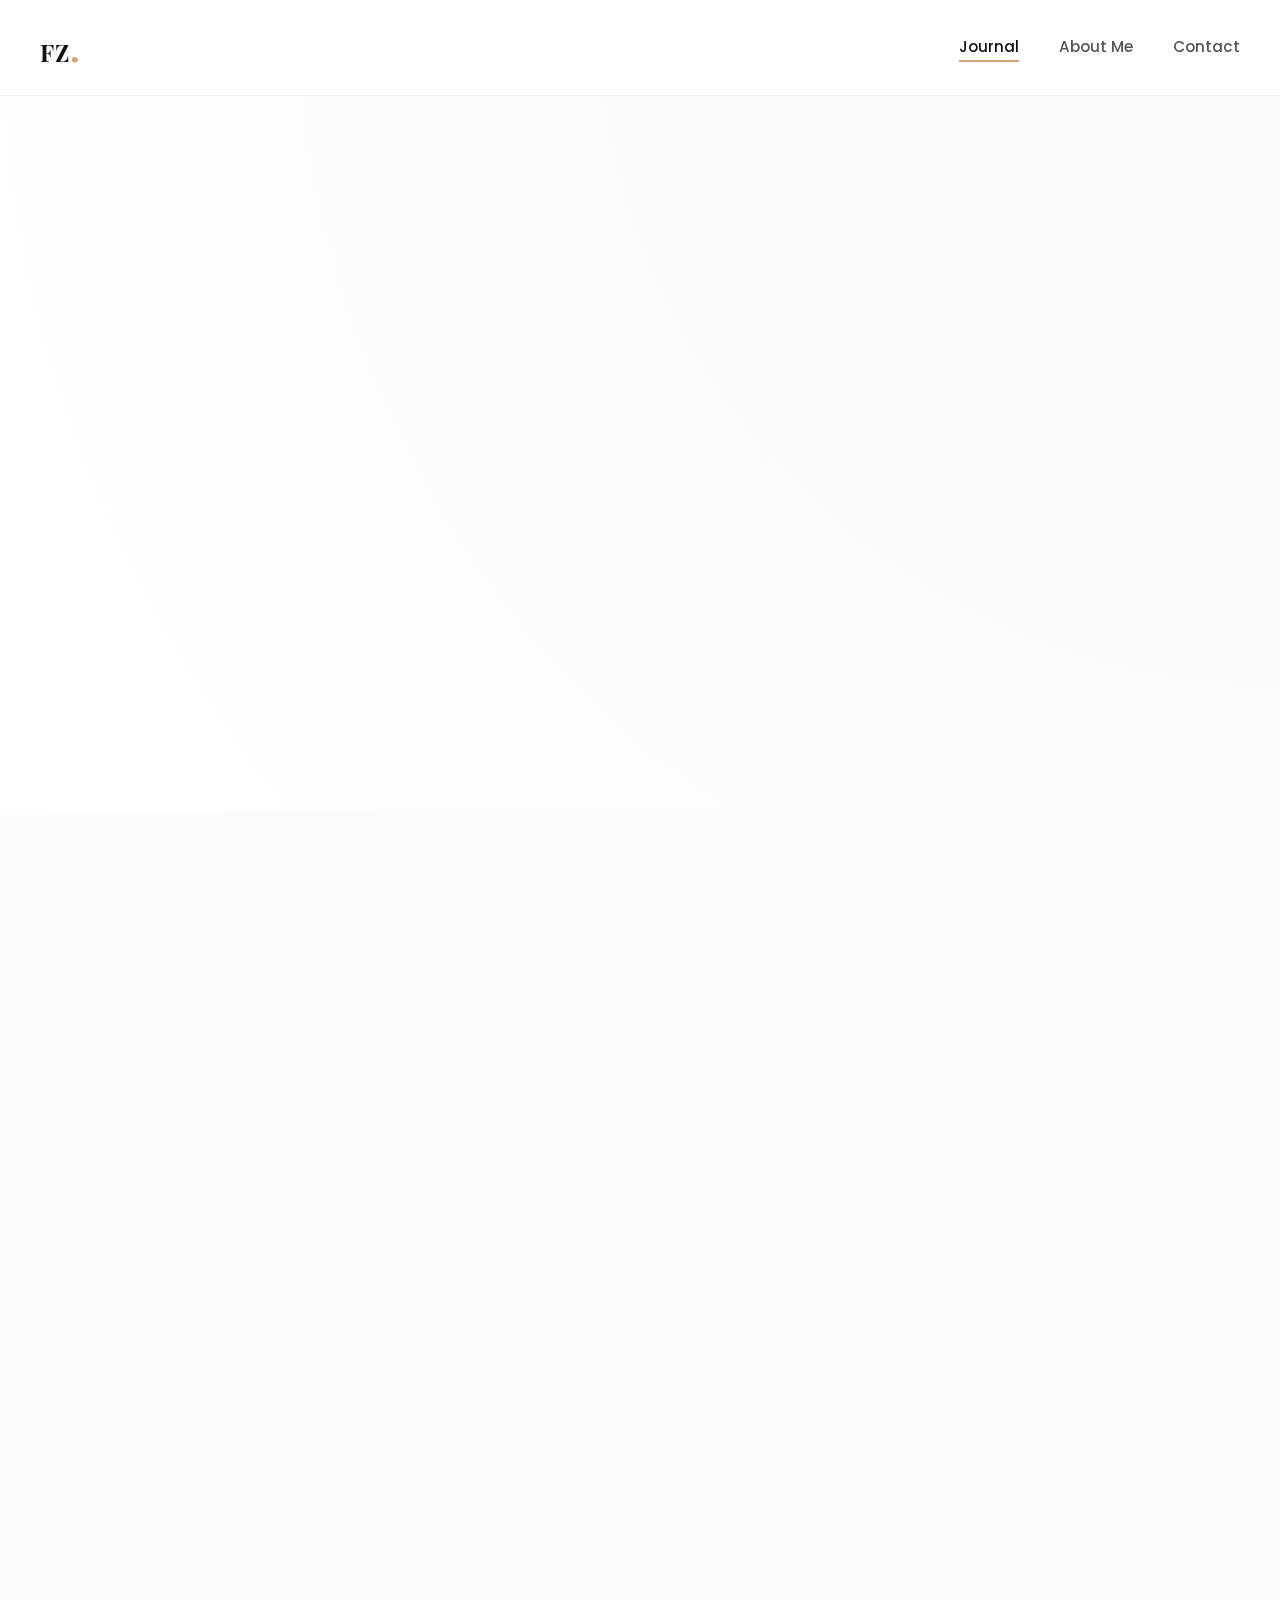
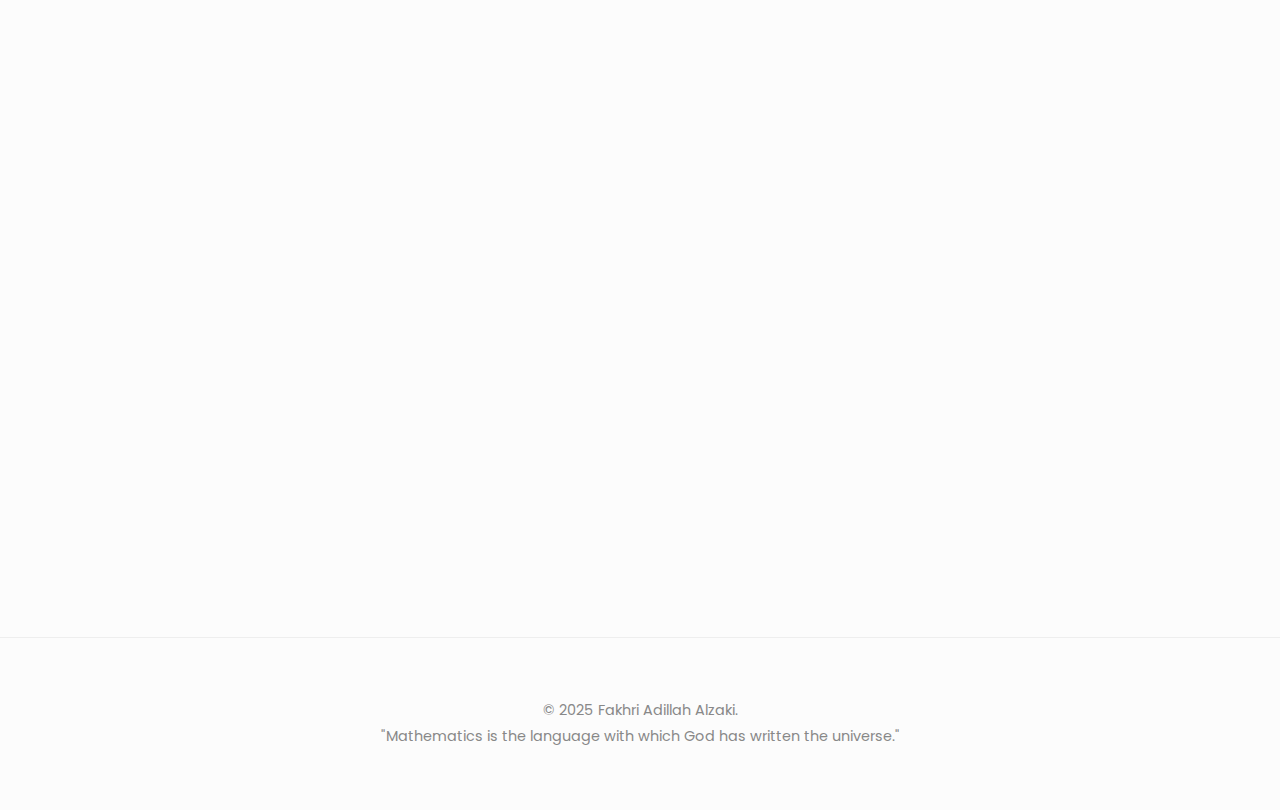
<file: index.html>
<!DOCTYPE html>
<html lang="id">
<head>
    <meta charset="UTF-8">
    <meta name="viewport" content="width=device-width, initial-scale=1.0">
    <title>Fakhri Adillah | Life Journal</title>
    <link rel="stylesheet" href="style.css">
    <link href="https://fonts.googleapis.com/css2?family=Playfair+Display:wght@700&family=Poppins:wght@300;400;600&display=swap" rel="stylesheet">
</head>
<body>

    <header class="main-header glass-effect">
        <div class="header-content">
            <a href="index.html" class="logo">FZ<span>.</span></a>
            <nav class="main-nav">
                <ul>
                    <li><a href="index.html" class="active">Journal</a></li>
                    <li><a href="about.html">About Me</a></li>
                    <li><a href="contact.html">Contact</a></li>
                </ul>
            </nav>
            <button class="menu-toggle" aria-label="Toggle Menu">
                <span></span>
                <span></span>
                <span></span>
            </button>
        </div>
    </header>

    <section class="hero scroll-animate">
        <div class="hero-text">
            <p class="subtitle">Selamat Datang di Dunia Saya</p>
            <h1>Hi, I'm <span class="highlight">Fakhri Adillah</span></h1>
            <p class="description">Siswa MAN 2 Palembang | Math Enthusiast | Dreamer</p>
            <div class="scroll-indicator">
                <span>Scroll untuk melihat kenangan</span>
                <div class="arrow">↓</div>
            </div>
        </div>
    </section>

    <main id="work" class="gallery-section">
        <div class="section-header scroll-animate">
            <h2>Kepingan Memori</h2>
            <p>Klik tombol untuk membuka cerita di balik foto.</p>
        </div>

        <div class="memory-grid">
            <div class="memory-card scroll-animate">
                <div class="memory-inner">
                    <img src="foto1.jpg" alt="Momen Sekolah">
                    <div class="memory-cover">
                        <h3>Chapter 01</h3>
                        <p>Awal Perjalanan</p>
                        <button class="reveal-btn">Buka Kenangan</button>
                    </div>
                </div>
            </div>

            <div class="memory-card scroll-animate">
                <div class="memory-inner">
                    <img src="foto2.jpg" alt="Kegiatan Ekskul">
                    <div class="memory-cover">
                        <h3>Chapter 02</h3>
                        <p>Semangat Baru</p>
                        <button class="reveal-btn">Buka Kenangan</button>
                    </div>
                </div>
            </div>

            <div class="memory-card scroll-animate">
                <div class="memory-inner">
                    <img src="foto3.jpg" alt="Bersama Teman">
                    <div class="memory-cover">
                        <h3>Chapter 03</h3>
                        <p>Study</p>
                        <button class="reveal-btn">Buka Kenangan</button>
                    </div>
                </div>
            </div>

            <div class="memory-card scroll-animate">
                <div class="memory-inner">
                    <img src="foto4.jpg" alt="Kompetisi">
                    <div class="memory-cover">
                        <h3>Chapter 04</h3>
                        <p>pencapaian</p>
                        <button class="reveal-btn">Buka Kenangan</button>
                    </div>
                </div>
            </div>

            <div class="memory-card scroll-animate">
                <div class="memory-inner">
                    <img src="foto5.jpg" alt="Prestasi">
                    <div class="memory-cover">
                        <h3>Chapter 05</h3>
                        <p>kebersamaan</p>
                        <button class="reveal-btn">Buka Kenangan</button>
                    </div>
                </div>
            </div>

            <div class="memory-card scroll-animate">
                <div class="memory-inner">
                    <img src="foto6.jpg" alt="Santai">
                    <div class="memory-cover">
                        <h3>Chapter 06</h3>
                        <p>Omi</p>
                        <button class="reveal-btn">Buka Kenangan</button>
                    </div>
                </div>
            </div>
        </div>
    </main>

    <footer class="main-footer">
        <div class="footer-content">
            <p>&copy; 2025 Fakhri Adillah Alzaki.</p>
            <p class="quote">"Mathematics is the language with which God has written the universe."</p>
        </div>
    </footer>

    <script src="script.js"></script>
</body>
</html>
</file>
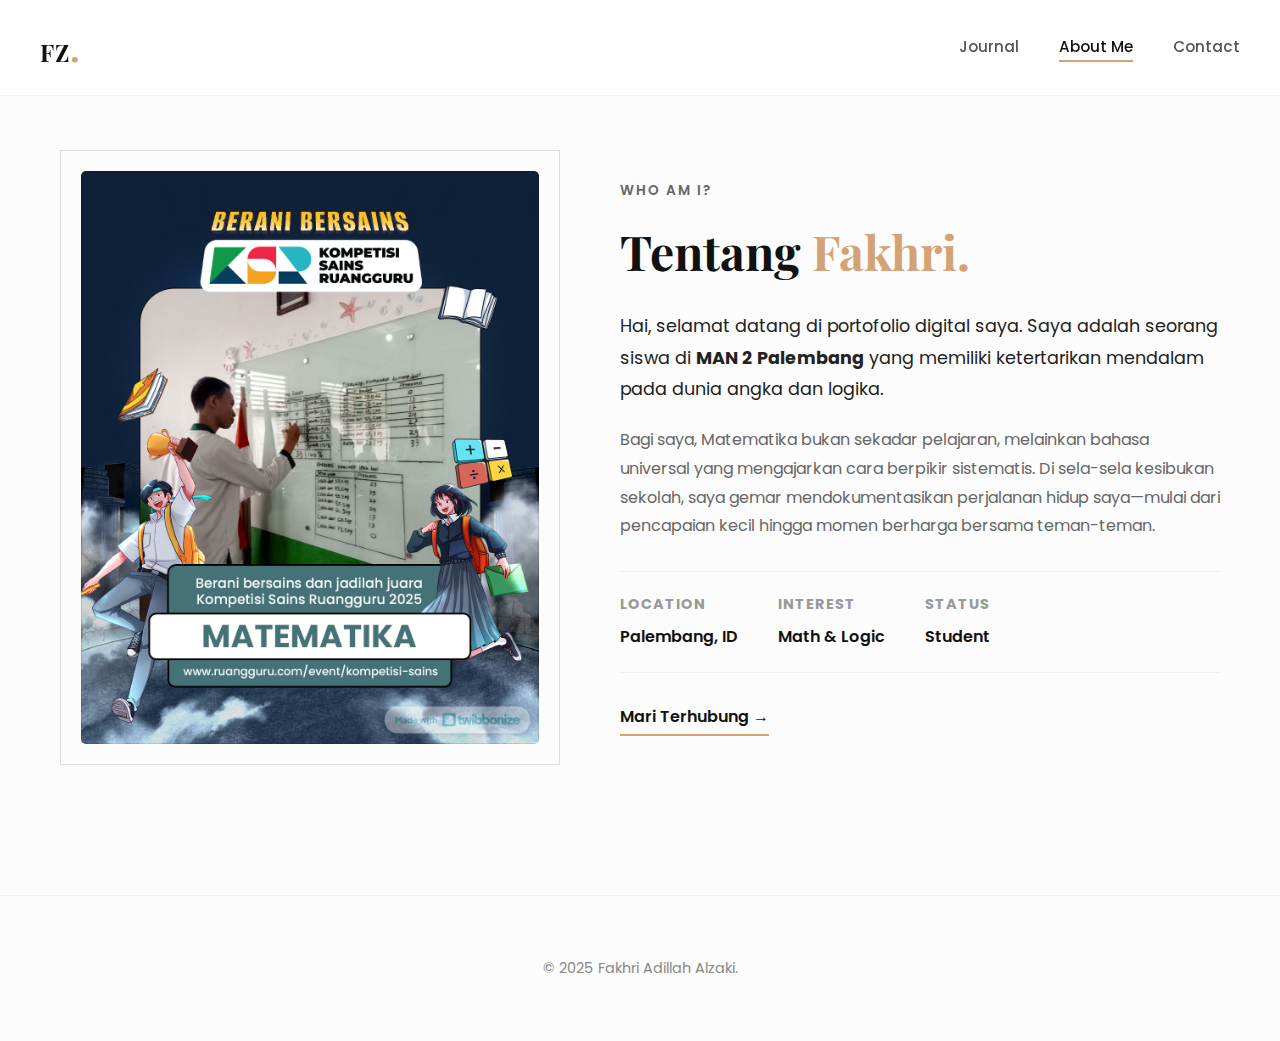
<file: about.html>
<!DOCTYPE html>
<html lang="id">
<head>
    <meta charset="UTF-8">
    <meta name="viewport" content="width=device-width, initial-scale=1.0">
    <title>About Me | Fakhri Adillah</title>
    <link rel="stylesheet" href="style.css">
    <link href="https://fonts.googleapis.com/css2?family=Playfair+Display:wght@700&family=Poppins:wght@300;400;600&display=swap" rel="stylesheet">
</head>
<body>

    <header class="main-header glass-effect">
        <div class="header-content">
            <a href="index.html" class="logo">FZ<span>.</span></a>
            <nav class="main-nav">
                <ul>
                    <li><a href="index.html">Journal</a></li>
                    <li><a href="about.html" class="active">About Me</a></li>
                    <li><a href="contact.html">Contact</a></li>
                </ul>
            </nav>
            <button class="menu-toggle" aria-label="Toggle Menu">
                <span></span>
                <span></span>
                <span></span>
            </button>
        </div>
    </header>

    <main class="about-section">
        <div class="container">
            <div class="about-wrapper">
                
                <div class="about-image scroll-animate">
                    <div class="image-frame">
                        <img src="foto7.jpg" alt="Fakhri Adillah Alzaki">
                    </div>
                </div>

                <div class="about-text scroll-animate">
                    <p class="section-subtitle">Who Am I?</p>
                    <h1>Tentang <span class="highlight">Fakhri.</span></h1>
                    
                    <p class="intro">
                        Hai, selamat datang di portofolio digital saya. Saya adalah seorang siswa di <strong>MAN 2 Palembang</strong> yang memiliki ketertarikan mendalam pada dunia angka dan logika.
                    </p>
                    
                    <p>
                        Bagi saya, Matematika bukan sekadar pelajaran, melainkan bahasa universal yang mengajarkan cara berpikir sistematis. Di sela-sela kesibukan sekolah, saya gemar mendokumentasikan perjalanan hidup saya—mulai dari pencapaian kecil hingga momen berharga bersama teman-teman.
                    </p>

                    <div class="stats-grid">
                        <div class="stat-item">
                            <h3>Location</h3>
                            <p>Palembang, ID</p>
                        </div>
                        <div class="stat-item">
                            <h3>Interest</h3>
                            <p>Math & Logic</p>
                        </div>
                        <div class="stat-item">
                            <h3>Status</h3>
                            <p>Student</p>
                        </div>
                    </div>

                    <a href="contact.html" class="btn-link">Mari Terhubung →</a>
                </div>

            </div>
        </div>
    </main>

    <footer class="main-footer">
        <div class="footer-content">
            <p>&copy; 2025 Fakhri Adillah Alzaki.</p>
        </div>
    </footer>

    <script src="script.js"></script>
</body>
</html>
</file>
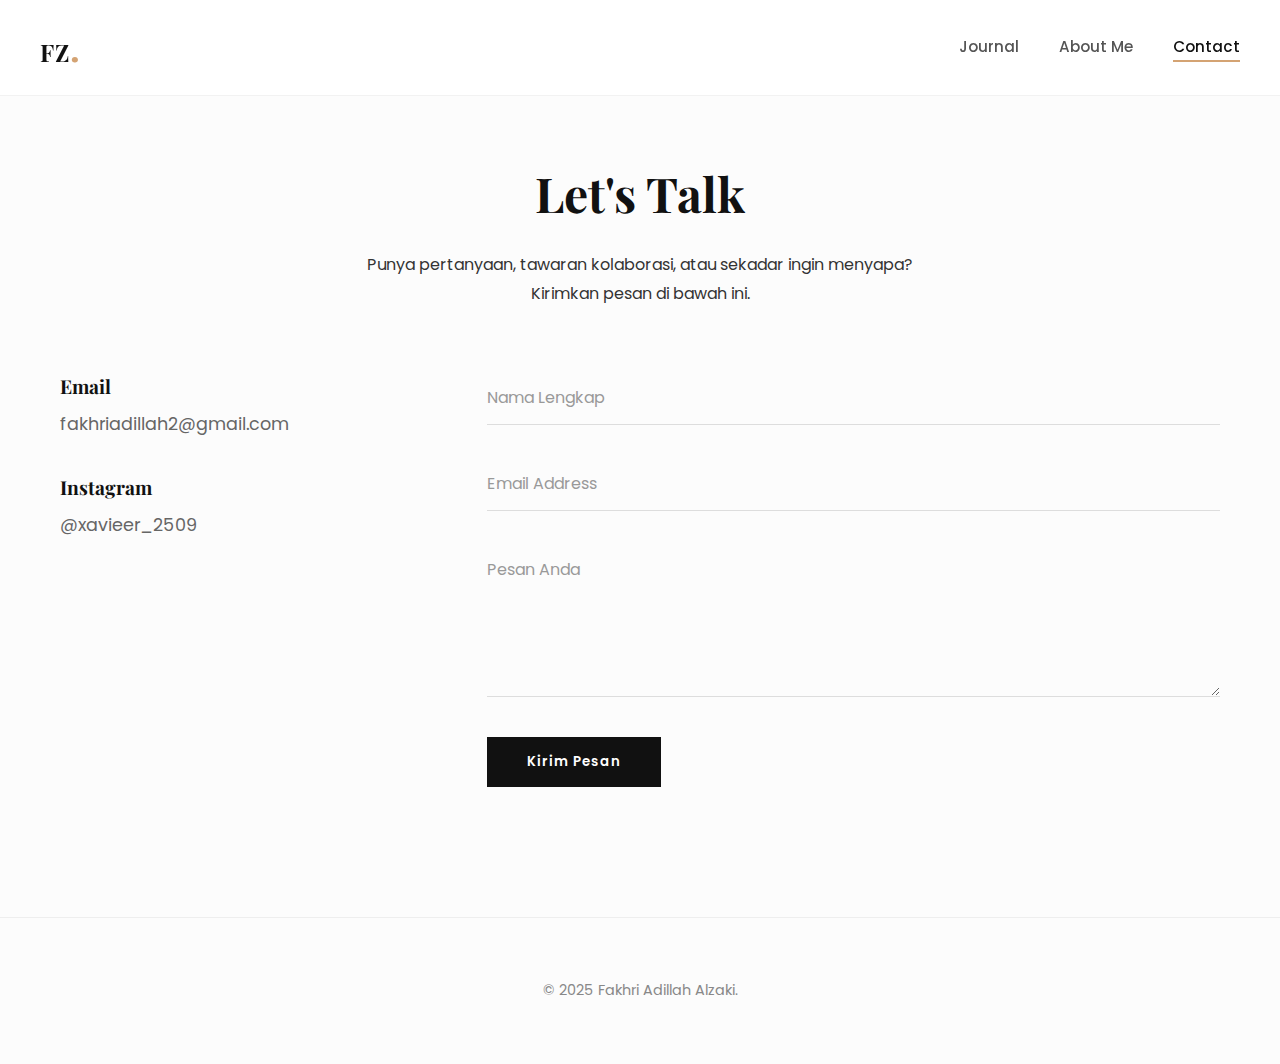
<file: contact.html>
<!DOCTYPE html>
<html lang="id">
<head>
    <meta charset="UTF-8">
    <meta name="viewport" content="width=device-width, initial-scale=1.0">
    <title>Contact | Fakhri Adillah</title>
    <link rel="stylesheet" href="style.css">
    <link href="https://fonts.googleapis.com/css2?family=Playfair+Display:wght@700&family=Poppins:wght@300;400;600&display=swap" rel="stylesheet">
</head>
<body>

    <header class="main-header glass-effect">
        <div class="header-content">
            <a href="index.html" class="logo">FZ<span>.</span></a>
            <nav class="main-nav">
                <ul>
                    <li><a href="index.html">Journal</a></li>
                    <li><a href="about.html">About Me</a></li>
                    <li><a href="contact.html" class="active">Contact</a></li>
                </ul>
            </nav>
            <button class="menu-toggle" aria-label="Toggle Menu">
                <span></span>
                <span></span>
                <span></span>
            </button>
        </div>
    </header>

    <main class="contact-section">
        <div class="container">
            
            <div class="contact-header scroll-animate">
                <h1>Let's Talk</h1>
                <p>Punya pertanyaan, tawaran kolaborasi, atau sekadar ingin menyapa? Kirimkan pesan di bawah ini.</p>
            </div>

            <div class="contact-wrapper scroll-animate">
                
                <div class="contact-info">
                    <div class="info-box">
                        <h3>Email</h3>
                        <a href="mailto:fakhriadillah2@gmail.com" class="contact-link">fakhriadillah2@gmail.com</a>
                    </div>
                    <div class="info-box">
                        <h3>Instagram</h3>
                        <a href="https://instagram.com/xavieer_2509" target="_blank" class="contact-link">@xavieer_2509</a>
                    </div>
                </div>

                <div class="contact-form-container">
                    <form action="https://formspree.io/f/mblynbpb" method="POST" class="modern-form">
                        
                        <div class="form-group">
                            <input type="text" name="name" id="name" required placeholder=" ">
                            <label for="name">Nama Lengkap</label>
                        </div>

                        <div class="form-group">
                            <input type="email" name="email" id="email" required placeholder=" ">
                            <label for="email">Email Address</label>
                        </div>

                        <div class="form-group">
                            <textarea name="message" id="message" rows="5" required placeholder=" "></textarea>
                            <label for="message">Pesan Anda</label>
                        </div>

                        <button type="submit" class="submit-btn">Kirim Pesan</button>
                    </form>
                </div>

            </div>
        </div>
    </main>

    <footer class="main-footer">
        <div class="footer-content">
            <p>&copy; 2025 Fakhri Adillah Alzaki.</p>
        </div>
    </footer>

    <script src="script.js"></script>
</body>
</html>
</file>
<file: style.css>
/* --- RESET & VARIABLES --- */
:root {
    --primary-color: #1a1a1a;
    --accent-color: #d4a373; /* Emas Kalem */
    --bg-color: #ffffff;
    --text-color: #4a4a4a;
    --glass-bg: rgba(255, 255, 255, 0.9);
    --card-shadow: 0 15px 35px rgba(0,0,0,0.08);
    --transition-speed: 0.5s;
}

* { margin: 0; padding: 0; box-sizing: border-box; }

body {
    font-family: 'Poppins', sans-serif;
    background-color: var(--bg-color);
    color: var(--text-color);
    line-height: 1.8;
    overflow-x: hidden;
}

h1, h2, h3, .logo { font-family: 'Playfair Display', serif; color: var(--primary-color); }
img { max-width: 100%; display: block; }

/* --- CONTAINER UTILITY --- */
.container {
    max-width: 1200px;
    margin: 0 auto;
    padding: 0 20px;
}

/* --- HEADER --- */
.main-header {
    padding: 15px 40px;
    position: fixed;
    top: 0;
    width: 100%;
    z-index: 1000;
    transition: all 0.3s ease;
}

.glass-effect {
    background: var(--glass-bg);
    backdrop-filter: blur(12px);
    -webkit-backdrop-filter: blur(12px);
    border-bottom: 1px solid rgba(0,0,0,0.05);
}

.header-content {
    display: flex;
    justify-content: space-between;
    align-items: center;
    max-width: 1400px;
    margin: 0 auto;
}

.logo {
    font-size: 1.5em;
    font-weight: bold;
    text-decoration: none;
    letter-spacing: 1px;
}
.logo span { color: var(--accent-color); font-size: 1.5em; }

.main-nav ul { display: flex; list-style: none; }
.main-nav li { margin-left: 40px; }

.main-nav a {
    text-decoration: none;
    color: #666;
    font-size: 0.95em;
    font-weight: 500;
    position: relative;
    transition: color 0.3s;
}

.main-nav a:hover, .main-nav a.active { color: var(--primary-color); }
.main-nav a::after {
    content: ''; position: absolute; width: 0; height: 2px;
    bottom: -5px; left: 0; background-color: var(--accent-color);
    transition: width 0.3s ease;
}
.main-nav a:hover::after, .main-nav a.active::after { width: 100%; }

/* --- HERO SECTION (INDEX) --- */
.hero {
    height: 90vh;
    display: flex;
    justify-content: center;
    align-items: center;
    text-align: center;
    padding: 0 20px;
    background: radial-gradient(circle at 50% 50%, #fafafa, #fff);
}
.hero h1 { font-size: 4em; margin: 10px 0; opacity: 0; animation: fadeUp 1s ease forwards 0.5s; }
.hero .subtitle { letter-spacing: 3px; text-transform: uppercase; font-size: 0.9em; color: #999; opacity: 0; animation: fadeUp 1s ease forwards 0.2s; }
.hero .description { font-size: 1.1em; color: #666; margin-top: 20px; opacity: 0; animation: fadeUp 1s ease forwards 0.8s; }
.highlight { color: var(--accent-color); }

.scroll-indicator {
    position: absolute; bottom: 40px; left: 50%; transform: translateX(-50%);
    font-size: 0.8em; color: #aaa; opacity: 0; animation: fadeIn 1s ease forwards 1.5s;
}
.scroll-indicator .arrow { font-size: 1.5em; margin-top: 5px; animation: bounce 2s infinite; }

/* --- GALLERY SECTION (INDEX) --- */
.gallery-section { max-width: 1400px; margin: 0 auto; padding: 100px 20px; }
.section-header { text-align: center; margin-bottom: 60px; }
.section-header h2 { font-size: 2.5em; }

.memory-grid {
    display: grid;
    grid-template-columns: repeat(auto-fit, minmax(350px, 1fr));
    gap: 40px;
}

.memory-card {
    position: relative; border-radius: 15px; overflow: hidden;
    box-shadow: var(--card-shadow); aspect-ratio: 4/5; background: #fff;
}
.memory-inner { width: 100%; height: 100%; position: relative; }
.memory-inner img {
    width: 100%; height: 100%; object-fit: cover;
    transition: transform 1.2s cubic-bezier(0.2, 1, 0.2, 1);
    transform: scale(1.1);
}
.memory-cover {
    position: absolute; top: 0; left: 0; width: 100%; height: 100%;
    background: rgba(255, 255, 255, 0.96);
    display: flex; flex-direction: column; justify-content: center; align-items: center;
    text-align: center; padding: 20px; z-index: 2;
    transition: transform 0.8s cubic-bezier(0.65, 0, 0.35, 1);
}
.reveal-btn {
    padding: 12px 30px; border: 1px solid var(--primary-color); background: transparent;
    color: var(--primary-color); cursor: pointer; font-family: 'Poppins', sans-serif;
    letter-spacing: 1px; transition: 0.3s; margin-top: 20px;
}
.reveal-btn:hover { background: var(--primary-color); color: #fff; }
.memory-card.revealed .memory-cover { transform: translateY(-100%) skewY(5deg); pointer-events: none; }
.memory-card.revealed img { transform: scale(1); }

/* --- ABOUT PAGE STYLES --- */
.about-section { padding-top: 150px; padding-bottom: 80px; }
.about-wrapper {
    display: flex; align-items: center; gap: 60px;
}
.about-image { flex: 1; }
.image-frame {
    position: relative; padding: 20px; border: 1px solid #ddd;
}
.image-frame img { width: 100%; border-radius: 5px; }
.about-text { flex: 1.2; }
.section-subtitle { color: var(--accent-color); font-weight: 600; letter-spacing: 2px; text-transform: uppercase; font-size: 0.85em; margin-bottom: 10px; }
.about-text h1 { font-size: 3em; margin-bottom: 30px; line-height: 1.2; }
.about-text .intro { font-size: 1.1em; color: #222; margin-bottom: 20px; }
.about-text p { color: #666; margin-bottom: 20px; }

.stats-grid {
    display: flex; gap: 40px; margin: 30px 0; border-top: 1px solid #eee; border-bottom: 1px solid #eee; padding: 20px 0;
}
.stat-item h3 { font-size: 0.9em; color: #999; text-transform: uppercase; letter-spacing: 1px; margin-bottom: 5px; font-family: 'Poppins', sans-serif; }
.stat-item p { font-weight: 600; color: var(--primary-color); margin: 0; }

.btn-link {
    display: inline-block; color: var(--primary-color); text-decoration: none;
    font-weight: 600; border-bottom: 2px solid var(--accent-color); padding-bottom: 2px;
    transition: 0.3s;
}
.btn-link:hover { color: var(--accent-color); }

/* --- CONTACT PAGE STYLES --- */
.contact-section { padding-top: 150px; padding-bottom: 80px; }
.contact-header { text-align: center; margin-bottom: 60px; max-width: 600px; margin-left: auto; margin-right: auto; }
.contact-header h1 { font-size: 3em; margin-bottom: 15px; }

.contact-wrapper {
    display: grid; grid-template-columns: 1fr 2fr; gap: 60px;
}
.info-box { margin-bottom: 30px; }
.info-box h3 { font-size: 1.2em; margin-bottom: 5px; }
.contact-link { text-decoration: none; color: #666; font-size: 1.1em; transition: 0.3s; }
.contact-link:hover { color: var(--accent-color); }

/* Form Styling Modern */
.modern-form { display: flex; flex-direction: column; gap: 30px; }
.form-group { position: relative; }
.form-group input, .form-group textarea {
    width: 100%; padding: 15px 0; border: none; border-bottom: 1px solid #ddd;
    font-family: 'Poppins', sans-serif; font-size: 1em; outline: none; background: transparent;
    transition: border-color 0.3s;
}
.form-group label {
    position: absolute; top: 15px; left: 0; color: #999; pointer-events: none;
    transition: 0.3s ease all;
}
.form-group input:focus, .form-group textarea:focus { border-bottom-color: var(--primary-color); }
.form-group input:focus ~ label, .form-group input:not(:placeholder-shown) ~ label,
.form-group textarea:focus ~ label, .form-group textarea:not(:placeholder-shown) ~ label {
    top: -10px; font-size: 0.8em; color: var(--accent-color);
}

.submit-btn {
    padding: 15px 40px; background: var(--primary-color); color: #fff; border: none;
    font-family: 'Poppins', sans-serif; font-weight: 600; cursor: pointer;
    letter-spacing: 1px; align-self: flex-start; transition: 0.3s;
}
.submit-btn:hover { background: #333; transform: translateY(-2px); }

/* --- ANIMATIONS --- */
.scroll-animate { opacity: 0; transform: translateY(30px); transition: all 0.8s ease; }
.scroll-animate.visible { opacity: 1; transform: translateY(0); }

@keyframes fadeUp { to { opacity: 1; transform: translateY(0); } }
@keyframes fadeIn { to { opacity: 1; } }
@keyframes bounce { 0%, 20%, 50%, 80%, 100% { transform: translateY(0); } 40% { transform: translateY(-10px); } 60% { transform: translateY(-5px); } }

/* --- FOOTER --- */
.main-footer { padding: 60px 20px; text-align: center; border-top: 1px solid #eee; color: #888; font-size: 0.9em; margin-top: 50px; }

/* --- RESPONSIVE --- */
.menu-toggle { display: none; flex-direction: column; gap: 5px; background: none; border: none; cursor: pointer; }
.menu-toggle span { width: 25px; height: 2px; background-color: #000; transition: 0.3s; }

@media (max-width: 768px) {
    .hero h1 { font-size: 2.5em; }
    .menu-toggle { display: flex; }
    .main-nav {
        position: fixed; top: 0; right: -100%; width: 70%; height: 100vh;
        background: #fff; display: flex; justify-content: center; align-items: center;
        transition: 0.5s cubic-bezier(0.65, 0, 0.35, 1); box-shadow: -10px 0 30px rgba(0,0,0,0.1);
    }
    .main-nav.active { right: 0; }
    .main-nav ul { flex-direction: column; text-align: center; }
    .main-nav li { margin: 20px 0; }
    
    /* About & Contact Mobile */
    .about-wrapper, .contact-wrapper { grid-template-columns: 1fr; flex-direction: column; gap: 40px; }
    .about-text h1, .contact-header h1 { font-size: 2.2em; }
    .memory-grid { grid-template-columns: 1fr; }
}
/* --- RESET & VARIABLES --- */
:root {
    --primary-color: #111;
    --accent-color: #d4a373; /* Warna Emas Kalem */
    --bg-color: #fcfcfc;
    --text-color: #333;
    --glass-bg: rgba(255, 255, 255, 0.85);
    --card-shadow: 0 10px 30px rgba(0,0,0,0.1);
    --transition-speed: 0.6s;
}

* {
    margin: 0;
    padding: 0;
    box-sizing: border-box;
}

body {
    font-family: 'Poppins', sans-serif;
    background-color: var(--bg-color);
    color: var(--text-color);
    line-height: 1.8;
    overflow-x: hidden;
}

h1, h2, h3, .logo {
    font-family: 'Playfair Display', serif;
}

/* --- HEADER --- */
.main-header {
    padding: 15px 40px;
    position: fixed;
    top: 0;
    width: 100%;
    z-index: 1000;
    transition: all 0.3s ease;
}

/* Efek Kaca Buram */
.glass-effect {
    background: var(--glass-bg);
    backdrop-filter: blur(10px);
    -webkit-backdrop-filter: blur(10px);
    border-bottom: 1px solid rgba(0,0,0,0.05);
}

.header-content {
    display: flex;
    justify-content: space-between;
    align-items: center;
    max-width: 1400px;
    margin: 0 auto;
}

.logo {
    font-size: 1.5em;
    font-weight: bold;
    color: var(--primary-color);
    text-decoration: none;
    letter-spacing: 1px;
}

.logo span {
    color: var(--accent-color);
    font-size: 1.5em;
}

.main-nav ul {
    display: flex;
    list-style: none;
}

.main-nav li {
    margin-left: 40px;
}

.main-nav a {
    text-decoration: none;
    color: #555;
    font-size: 0.95em;
    font-weight: 500;
    position: relative;
    transition: color 0.3s;
}

.main-nav a::after {
    content: '';
    position: absolute;
    width: 0;
    height: 2px;
    bottom: -5px;
    left: 0;
    background-color: var(--accent-color);
    transition: width 0.3s ease;
}

.main-nav a:hover::after,
.main-nav a.active::after {
    width: 100%;
}

.main-nav a.active {
    color: var(--primary-color);
}

/* --- HERO SECTION --- */
.hero {
    height: 90vh;
    display: flex;
    justify-content: center;
    align-items: center;
    text-align: center;
    padding: 0 20px;
    background: radial-gradient(circle at top right, #f8f8f8, #fff);
}

.hero h1 {
    font-size: 4em;
    margin: 10px 0;
    color: var(--primary-color);
    opacity: 0;
    animation: fadeUp 1s ease forwards 0.5s;
}

.hero .subtitle {
    text-transform: uppercase;
    letter-spacing: 3px;
    font-size: 0.9em;
    color: #888;
    opacity: 0;
    animation: fadeUp 1s ease forwards 0.2s;
}

.hero .description {
    font-size: 1.1em;
    color: #666;
    margin-top: 20px;
    opacity: 0;
    animation: fadeUp 1s ease forwards 0.8s;
}

.highlight {
    color: var(--accent-color);
    position: relative;
    display: inline-block;
}

/* Indikator Scroll */
.scroll-indicator {
    position: absolute;
    bottom: 40px;
    left: 50%;
    transform: translateX(-50%);
    font-size: 0.8em;
    color: #aaa;
    opacity: 0;
    animation: fadeIn 1s ease forwards 1.5s;
}

.scroll-indicator .arrow {
    font-size: 1.5em;
    margin-top: 5px;
    animation: bounce 2s infinite;
}

/* --- GALLERY SECTION (INTERACTIVE) --- */
.gallery-section {
    max-width: 1400px;
    margin: 0 auto;
    padding: 100px 20px;
}

.section-header {
    text-align: center;
    margin-bottom: 60px;
}

.section-header h2 {
    font-size: 2.5em;
    margin-bottom: 10px;
}

.memory-grid {
    display: grid;
    grid-template-columns: repeat(auto-fit, minmax(350px, 1fr));
    gap: 40px;
}

/* Kartu Memori */
.memory-card {
    position: relative;
    border-radius: 15px;
    overflow: hidden;
    box-shadow: var(--card-shadow);
    aspect-ratio: 4/5; /* Membuat kartu agak vertikal */
    background: #fff;
}

.memory-inner {
    width: 100%;
    height: 100%;
    position: relative;
}

/* Foto di dalam kartu */
.memory-inner img {
    width: 100%;
    height: 100%;
    object-fit: cover;
    transition: transform 1.2s cubic-bezier(0.2, 1, 0.2, 1);
    transform: scale(1.1); /* Zoom in sedikit di awal */
}

/* Overlay/Cover yang menutupi foto */
.memory-cover {
    position: absolute;
    top: 0;
    left: 0;
    width: 100%;
    height: 100%;
    background: rgba(255, 255, 255, 0.95);
    display: flex;
    flex-direction: column;
    justify-content: center;
    align-items: center;
    text-align: center;
    transition: transform 0.8s cubic-bezier(0.65, 0, 0.35, 1), opacity 0.5s ease;
    z-index: 2;
    padding: 20px;
}

.memory-cover h3 {
    font-size: 1.8em;
    margin-bottom: 5px;
    color: var(--primary-color);
}

.memory-cover p {
    color: #777;
    margin-bottom: 25px;
    font-size: 0.9em;
}

/* Tombol Reveal */
.reveal-btn {
    padding: 12px 30px;
    border: 1px solid var(--primary-color);
    background: transparent;
    color: var(--primary-color);
    cursor: pointer;
    font-family: 'Poppins', sans-serif;
    font-size: 0.9em;
    letter-spacing: 1px;
    transition: all 0.3s ease;
}

.reveal-btn:hover {
    background: var(--primary-color);
    color: #fff;
/* VARIABLES & RESET */
:root {
    --bg-color: #0f172a; /* Dark Navy (Blueprint color) */
    --card-bg: #1e293b;
    --text-primary: #e2e8f0;
    --text-secondary: #94a3b8;
    --accent: #38bdf8; /* Electric Blue (Math Lines) */
    --grid-line: rgba(255, 255, 255, 0.05);
}

* {
    box-sizing: border-box;
    margin: 0;
    padding: 0;
}

body {
    font-family: 'Courier New', Courier, monospace; /* Font ala Matematika/Coding */
    background-color: var(--bg-color);
    color: var(--text-primary);
    line-height: 1.6;
    /* Efek Kertas Grafik (Grid Background) */
    background-image: 
        linear-gradient(var(--grid-line) 1px, transparent 1px),
        linear-gradient(90deg, var(--grid-line) 1px, transparent 1px);
    background-size: 40px 40px;
    overflow-x: hidden;
}

/* ANIMATIONS */
@keyframes fadeIn {
    from { opacity: 0; transform: translateY(20px); }
    to { opacity: 1; transform: translateY(0); }
}

@keyframes pulse {
    0% { box-shadow: 0 0 0 0 rgba(56, 189, 248, 0.4); }
    70% { box-shadow: 0 0 0 10px rgba(56, 189, 248, 0); }
    100% { box-shadow: 0 0 0 0 rgba(56, 189, 248, 0); }
}

@keyframes slideInLeft {
    from { transform: translateX(-100%); opacity: 0; }
    to { transform: translateX(0); opacity: 1; }
}

/* HEADER */
.main-header {
    padding: 20px 40px;
    position: fixed;
    top: 0;
    width: 100%;
    background-color: rgba(15, 23, 42, 0.9);
    backdrop-filter: blur(10px);
    z-index: 1000;
    border-bottom: 1px solid rgba(56, 189, 248, 0.2);
}

.header-content {
    display: flex;
    justify-content: space-between;
    align-items: center;
    max-width: 1200px;
    margin: 0 auto;
}

.logo {
    font-size: 1.5em;
    font-weight: bold;
    color: var(--accent);
    text-decoration: none;
    letter-spacing: 2px;
    position: relative;
}

.logo::after {
    content: "∫ f(x)"; /* Simbol Integral kecil */
    font-size: 0.5em;
    position: absolute;
    top: -10px;
    right: -20px;
    color: var(--text-secondary);
}

.main-nav ul {
    display: flex;
    list-style: none;
}

.main-nav li {
    margin-left: 30px;
}

.main-nav a {
    text-decoration: none;
    color: var(--text-secondary);
    font-size: 1em;
    transition: color 0.3s ease;
    position: relative;
}

.main-nav a:hover, .main-nav a.active {
    color: var(--accent);
}

.main-nav a::before {
    content: '[';
    margin-right: 5px;
    opacity: 0;
    transition: opacity 0.3s;
}
.main-nav a::after {
    content: ']';
    margin-left: 5px;
    opacity: 0;
    transition: opacity 0.3s;
}
.main-nav a:hover::before, .main-nav a:hover::after {
    opacity: 1;
}

/* INDEX: CARD SYSTEM */
.work-section {
    padding: 120px 20px 60px 20px;
    max-width: 1200px;
    margin: 0 auto;
    text-align: center;
}

.section-title {
    margin-bottom: 40px;
    color: var(--accent);
    font-size: 2em;
    text-transform: uppercase;
    letter-spacing: 3px;
    animation: fadeIn 0.8s ease-out;
}

.card-grid {
    display: grid;
    grid-template-columns: repeat(auto-fit, minmax(280px, 1fr));
    gap: 30px;
}

.math-card {
    background: var(--card-bg);
    border: 1px solid rgba(56, 189, 248, 0.1);
    padding: 30px;
    border-radius: 8px;
    transition: transform 0.3s, border-color 0.3s;
    position: relative;
    overflow: hidden;
    animation: fadeIn 0.5s ease-out backwards;
}

/* Staggered animation delays for cards */
.math-card:nth-child(1) { animation-delay: 0.1s; }
.math-card:nth-child(2) { animation-delay: 0.2s; }
.math-card:nth-child(3) { animation-delay: 0.3s; }
.math-card:nth-child(4) { animation-delay: 0.4s; }
.math-card:nth-child(5) { animation-delay: 0.5s; }
.math-card:nth-child(6) { animation-delay: 0.6s; }

.math-card:hover {
    transform: translateY(-10px);
    border-color: var(--accent);
    box-shadow: 0 10px 30px rgba(0, 0, 0, 0.3);
}

.card-icon {
    font-size: 2em;
    color: var(--text-secondary);
    margin-bottom: 15px;
}

.card-title {
    font-size: 1.2em;
    margin-bottom: 10px;
    color: var(--text-primary);
}

.reveal-btn {
    margin-top: 15px;
    padding: 10px 25px;
    background: transparent;
    border: 1px solid var(--accent);
    color: var(--accent);
    cursor: pointer;
    font-family: inherit;
    font-weight: bold;
    transition: all 0.3s;
    border-radius: 4px;
}

.reveal-btn:hover {
    background: var(--accent);
    color: var(--bg-color);
    box-shadow: 0 0 15px rgba(56, 189, 248, 0.5);
}

/* MODAL / LIGHTBOX */
.modal {
    display: none; 
    position: fixed; 
    z-index: 2000; 
    left: 0;
    top: 0;
    width: 100%; 
    height: 100%; 
    background-color: rgba(15, 23, 42, 0.95); 
    backdrop-filter: blur(5px);
    justify-content: center;
    align-items: center;
    opacity: 0;
    transition: opacity 0.3s ease;
}

.modal.show {
    display: flex;
    opacity: 1;
}

.modal-content {
    max-width: 80%;
    max-height: 80%;
    border: 2px solid var(--accent);
    box-shadow: 0 0 50px rgba(56, 189, 248, 0.3);
    transform: scale(0.5);
    transition: transform 0.4s cubic-bezier(0.175, 0.885, 0.32, 1.275);
}

.modal.show .modal-content {
    transform: scale(1);
}

.close-modal {
    position: absolute;
    top: 20px;
    right: 30px;
    color: var(--accent);
    font-size: 40px;
    font-weight: bold;
    cursor: pointer;
    transition: 0.3s;
}

.close-modal:hover {
    color: white;
    transform: rotate(90deg);
}

/* ABOUT & CONTACT LAYOUTS */
.container {
    max-width: 1000px;
    margin: 0 auto;
    padding: 140px 20px 60px;
    display: flex;
    gap: 50px;
    align-items: center;
}

.profile-frame {
    flex: 1;
    position: relative;
    padding: 10px;
    border: 1px dashed var(--accent);
    border-radius: 50%;
    animation: pulse 3s infinite;
}

.profile-frame img {
    width: 100%;
    border-radius: 50%;
    display: block;
    filter: grayscale(20%) contrast(1.2);
}

.text-content {
    flex: 2;
    animation: slideInLeft 0.8s ease-out;
}

.text-content h1 {
    font-size: 2.5em;
    color: var(--accent);
    margin-bottom: 20px;
}

/* FORM STYLES */
.contact-form input, .contact-form textarea {
    width: 100%;
    padding: 15px;
    margin-bottom: 20px;
    background: rgba(255,255,255,0.05);
    border: 1px solid var(--text-secondary);
    color: white;
    font-family: inherit;
}

.contact-form input:focus, .contact-form textarea:focus {
    outline: none;
    border-color: var(--accent);
    box-shadow: 0 0 10px rgba(56, 189, 248, 0.2);
}

.contact-form button {
    background: var(--accent);
    color: var(--bg-color);
    border: none;
    padding: 15px 30px;
    cursor: pointer;
    font-weight: bold;
    text-transform: uppercase;
    letter-spacing: 1px;
    transition: 0.3s;
}

.contact-form button:hover {
    background: white;
}

/* FOOTER */
.main-footer {
    text-align: center;
    padding: 40px;
    font-size: 0.8em;
    color: var(--text-secondary);
    border-top: 1px solid rgba(255,255,255,0.1);
}

/* MOBILE */
.menu-toggle {
    display: none;
    background: none;
    border: 1px solid var(--accent);
    color: var(--accent);
    padding: 8px 12px;
    font-family: inherit;
}

@media (max-width: 768px) {
    .container { flex-direction: column; text-align: center; }
    .main-nav {
        display: none;
        position: absolute;
        top: 100%; left: 0; width: 100%;
        background: var(--bg-color);
        border-bottom: 1px solid var(--accent);
    }
    .main-nav.active { display: block; }
    .main-nav ul { flex-direction: column; padding: 20px; }
    .main-nav li { margin: 10px 0; }
    .menu-toggle { display: block; }
    .modal-content { max-width: 95%; }
}
</file>
